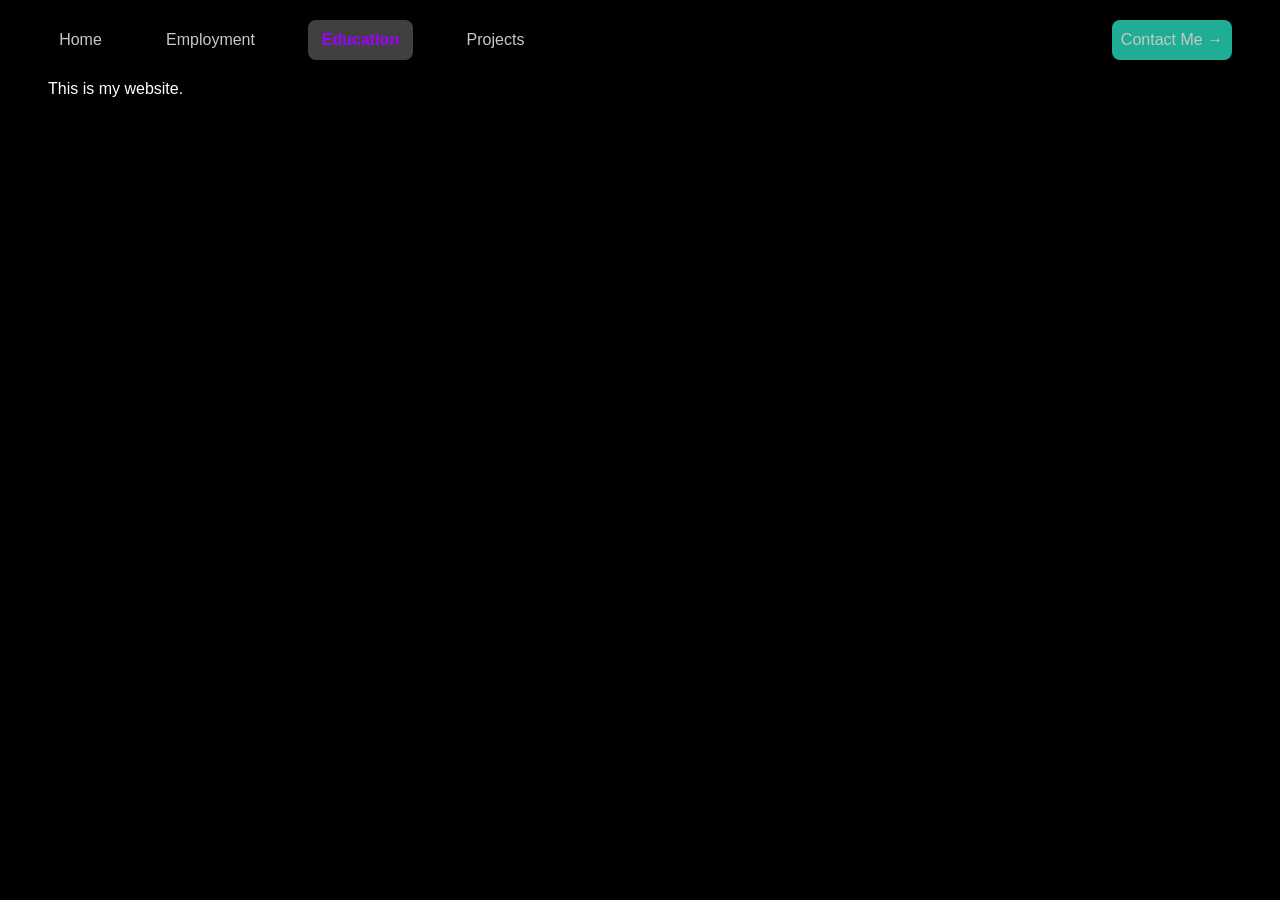
<file: education.html>
<!DOCTYPE html>
<html lang="en">
<head>
    <meta charset="UTF-8">
    <meta name="viewport" content="width=device-width, initial-scale=1.0">
    <title>Fel-lek</title>
    <link rel="stylesheet" href="theme.css">
</head>
<body>
    <div id="taskbar"></div>

    <p>This is my website.</p>

    <script src="taskbar/taskbar.js"></script>
</body>
</html>
</file>
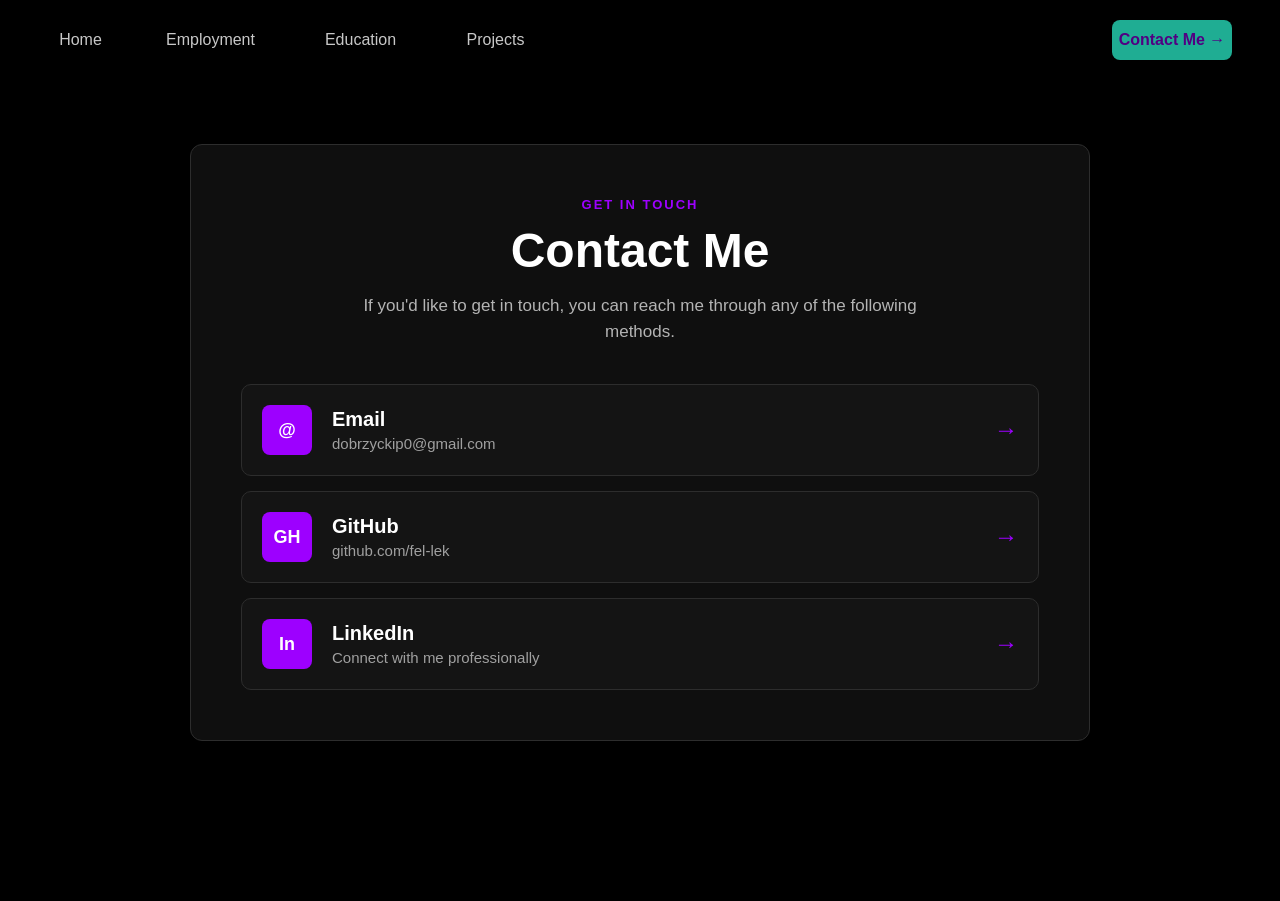
<file: contactme/contact.html>
<!DOCTYPE html>
<html lang="en">

<head>
    <meta charset="UTF-8">
    <meta name="viewport" content="width=device-width, initial-scale=1.0">

    <title>Contact Me - Fel-lek</title>

    <link rel="stylesheet" href="../theme.css">
    <link rel="stylesheet" href="contact.css">
</head>

<body>

    <div id="taskbar"></div>

    <main id="contact-page">

        <section class="contact-card">

            <div class="contact-header">
                <span class="contact-type">GET IN TOUCH</span>

                <h1>Contact Me</h1>

                <p>
                    If you'd like to get in touch, you can reach me through
                    any of the following methods.
                </p>
            </div>

            <div class="contact-options">

                <a class="contact-option" href="mailto:your.email@example.com">

                    <div class="contact-icon">
                        @
                    </div>

                    <div class="contact-content">
                        <h2>Email</h2>
                        <p>dobrzyckip0@gmail.com</p>
                    </div>

                    <span class="contact-arrow">→</span>

                </a>

                <a class="contact-option" href="https://github.com/fel-lek" target="_blank">

                    <div class="contact-icon">
                        GH
                    </div>

                    <div class="contact-content">
                        <h2>GitHub</h2>
                        <p>github.com/fel-lek</p>
                    </div>

                    <span class="contact-arrow">→</span>

                </a>

                <a class="contact-option" href="https://www.linkedin.com/in/piotr-dobrzycki/" target="_blank">

                    <div class="contact-icon">
                        In
                    </div>

                    <div class="contact-content">
                        <h2>LinkedIn</h2>
                        <p>Connect with me professionally</p>
                    </div>

                    <span class="contact-arrow">→</span>

                </a>

            </div>

        </section>

    </main>

    <script src="../taskbar/taskbar.js"></script>

</body>

</html>
</file>
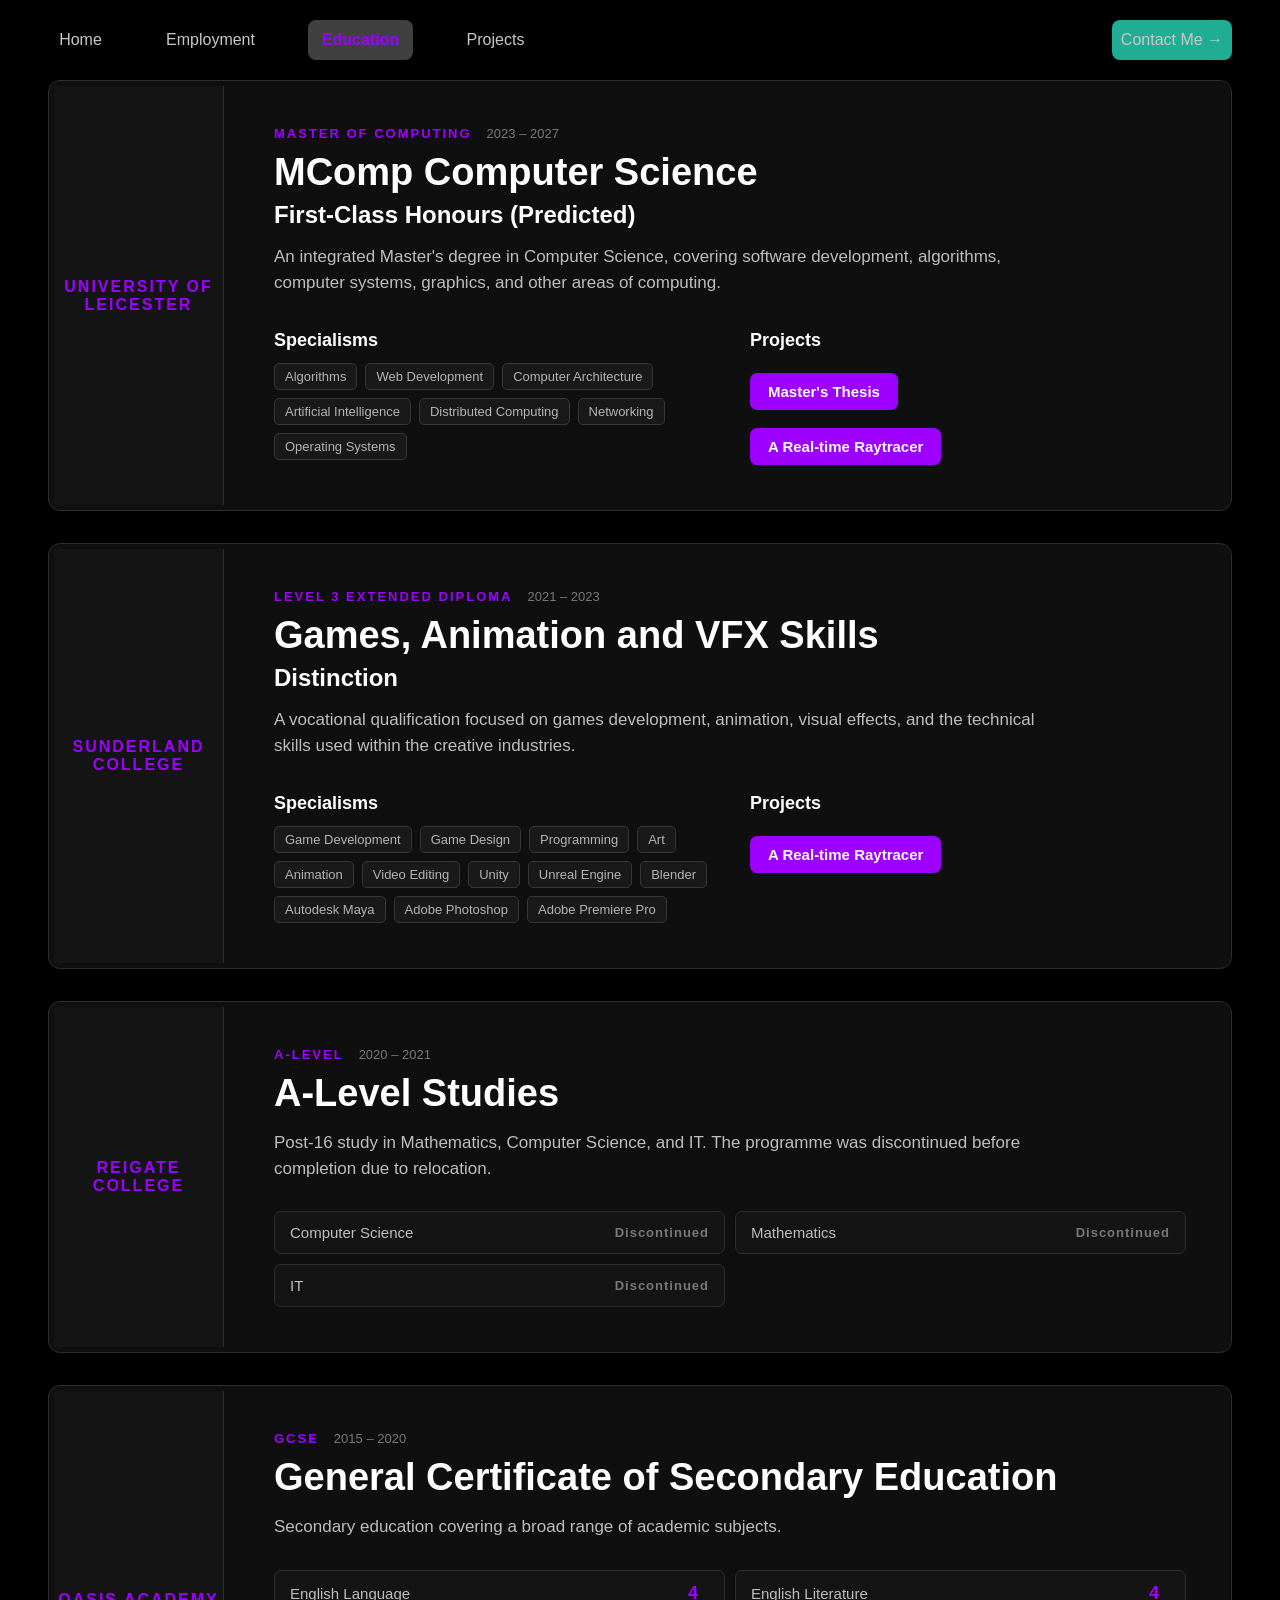
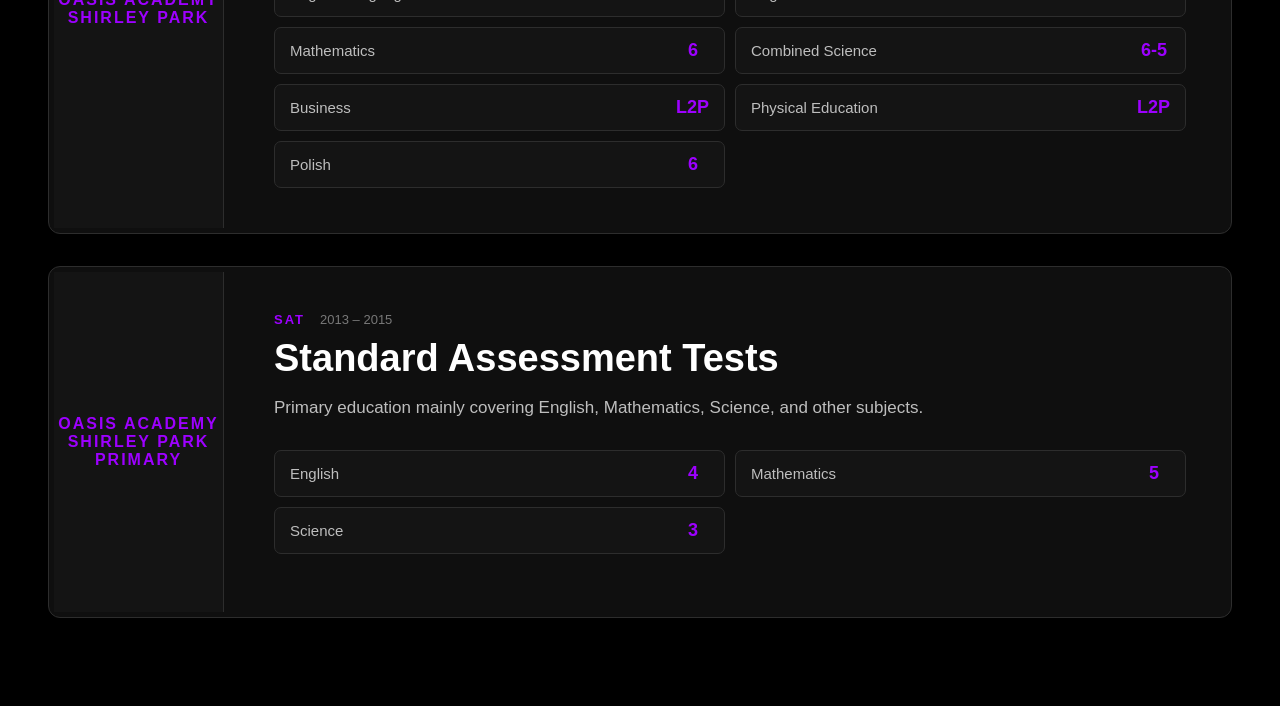
<file: education/education.html>
<!DOCTYPE html>
<html lang="en">

<head>
    <meta charset="UTF-8">
    <meta name="viewport" content="width=device-width, initial-scale=1.0">

    <title>Education - Fel-lek</title>

    <link rel="stylesheet" href="../theme.css">
    <link rel="stylesheet" href="education.css">
</head>

<body>

    <div id="taskbar"></div>

    <main id="education">

        <section class="education-entry">

            <div class="education-year">
                <span>University of Leicester</span>
            </div>

            <div class="education-content">

                <div class="education-meta">
                    <span class="education-type">MASTER OF COMPUTING</span>
                    <span class="education-date">2023 – 2027</span>
                </div>

                <h2>MComp Computer Science</h2>

                <p class="education-grade">
                    First-Class Honours (Predicted)
                </p>

                <p class="education-description">
                    An integrated Master's degree in Computer Science, covering
                    software development, algorithms, computer systems, graphics,
                    and other areas of computing.
                </p>

                <div class="education-details">

                    <div class="education-detail">
                        <h3>Specialisms</h3>

                        <div class="education-tags">
                            <span>Algorithms</span>
                            <span>Web Development</span>
                            <span>Computer Architecture</span>
                            <span>Artificial Intelligence</span>
                            <span>Distributed Computing</span>
                            <span>Networking</span>
                            <span>Operating Systems</span>
                        </div>
                    </div>

                    <div class="education-detail">
                        <h3>Projects</h3>

                        <div class="education-projects">
                            <a href="../projects/raytracer.html">Master's Thesis</a>
                            <a href="../projects/raytracer.html">A Real-time Raytracer</a>
                        </div>
                    </div>

                </div>

            </div>

        </section>

        <section class="education-entry">

            <div class="education-year">
                <span>Sunderland College</span>
            </div>

            <div class="education-content">

                <div class="education-meta">
                    <span class="education-type">LEVEL 3 EXTENDED DIPLOMA</span>
                    <span class="education-date">2021 – 2023</span>
                </div>

                <h2>Games, Animation and VFX Skills</h2>

                <p class="education-grade">
                    Distinction
                </p>

                <p class="education-description">
                    <p class="education-description">
                        A vocational qualification focused on games development, animation,
                        visual effects, and the technical skills used within the creative
                        industries.
                    </p>
                </p>

                <div class="education-details">

                    <div class="education-detail">
                        <h3>Specialisms</h3>

                        <div class="education-tags">
                            <span>Game Development</span>
                            <span>Game Design</span>
                            <span>Programming</span>
                            <span>Art</span>
                            <span>Animation</span>
                            <span>Video Editing</span>
                            <span>Unity</span>
                            <span>Unreal Engine</span>
                            <span>Blender</span>
                            <span>Autodesk Maya</span>
                            <span>Adobe Photoshop</span>
                            <span>Adobe Premiere Pro</span>
                        </div>
                    </div>

                    <div class="education-detail">
                        <h3>Projects</h3>

                        <div class="education-projects">
                            <a href="../projects/raytracer.html">
                                A Real-time Raytracer
                            </a>
                        </div>
                    </div>

                </div>

            </div>

        </section>

        <section class="education-entry">

    <div class="education-year">
        <span>Reigate College</span>
    </div>

    <div class="education-content">

        <div class="education-meta">
            <span class="education-type">A-LEVEL</span>
            <span class="education-date">2020 – 2021</span>
        </div>

        <h2>A-Level Studies</h2>

        <p class="education-description">
            Post-16 study in Mathematics, Computer Science, and IT.
            The programme was discontinued before completion due to relocation.
        </p>

        <div class="education-grades">

            <div class="education-grade-entry">
                <span class="education-grade-subject">Computer Science</span>
                <span class="education-grade-value discontinued">Discontinued</span>
            </div>

            <div class="education-grade-entry">
                <span class="education-grade-subject">Mathematics</span>
                <span class="education-grade-value discontinued">Discontinued</span>
            </div>

            <div class="education-grade-entry">
                <span class="education-grade-subject">IT</span>
                <span class="education-grade-value discontinued">Discontinued</span>
            </div>

        </div>

    </div>

</section>

        <section class="education-entry">

    <div class="education-year">
        <span>Oasis Academy Shirley Park</span>
    </div>

    <div class="education-content">

        <div class="education-meta">
            <span class="education-type">GCSE</span>
            <span class="education-date">2015 – 2020</span>
        </div>

        <h2>General Certificate of Secondary Education</h2>

        <p class="education-description">
            Secondary education covering a broad range of academic subjects.
        </p>

        <div class="education-grades">

            <div class="education-grade-entry">
                <span class="education-grade-subject">English Language</span>
                <span class="education-grade-value">4</span>
            </div>

            <div class="education-grade-entry">
                <span class="education-grade-subject">English Literature</span>
                <span class="education-grade-value">4</span>
            </div>

            <div class="education-grade-entry">
                <span class="education-grade-subject">Mathematics</span>
                <span class="education-grade-value">6</span>
            </div>

            <div class="education-grade-entry">
                <span class="education-grade-subject">Combined Science</span>
                <span class="education-grade-value">6-5</span>
            </div>

            <div class="education-grade-entry">
                <span class="education-grade-subject">Business</span>
                <span class="education-grade-value">L2P</span>
            </div>

            <div class="education-grade-entry">
                <span class="education-grade-subject">Physical Education</span>
                <span class="education-grade-value">L2P</span>
            </div>

            <div class="education-grade-entry">
                <span class="education-grade-subject">Polish</span>
                <span class="education-grade-value">6</span>
            </div>

        </div>

    </div>
</section>

    <section class="education-entry">

    <div class="education-year">
        <span>Oasis Academy Shirley Park Primary</span>
    </div>

    <div class="education-content">

        <div class="education-meta">
            <span class="education-type">SAT</span>
            <span class="education-date">2013 – 2015</span>
        </div>

        <h2>Standard Assessment Tests</h2>

        <p class="education-description">
            Primary education mainly covering English, Mathematics, Science, and other subjects.
        </p>

        <div class="education-grades">

            <div class="education-grade-entry">
                <span class="education-grade-subject">English</span>
                <span class="education-grade-value">4</span>
            </div>

            <div class="education-grade-entry">
                <span class="education-grade-subject">Mathematics</span>
                <span class="education-grade-value">5</span>
            </div>

            <div class="education-grade-entry">
                <span class="education-grade-subject">Science</span>
                <span class="education-grade-value">3</span>
            </div>
        </div>
    </div>
</section>

    </main>

    <script src="../taskbar/taskbar.js"></script>

</body>

</html>
</file>
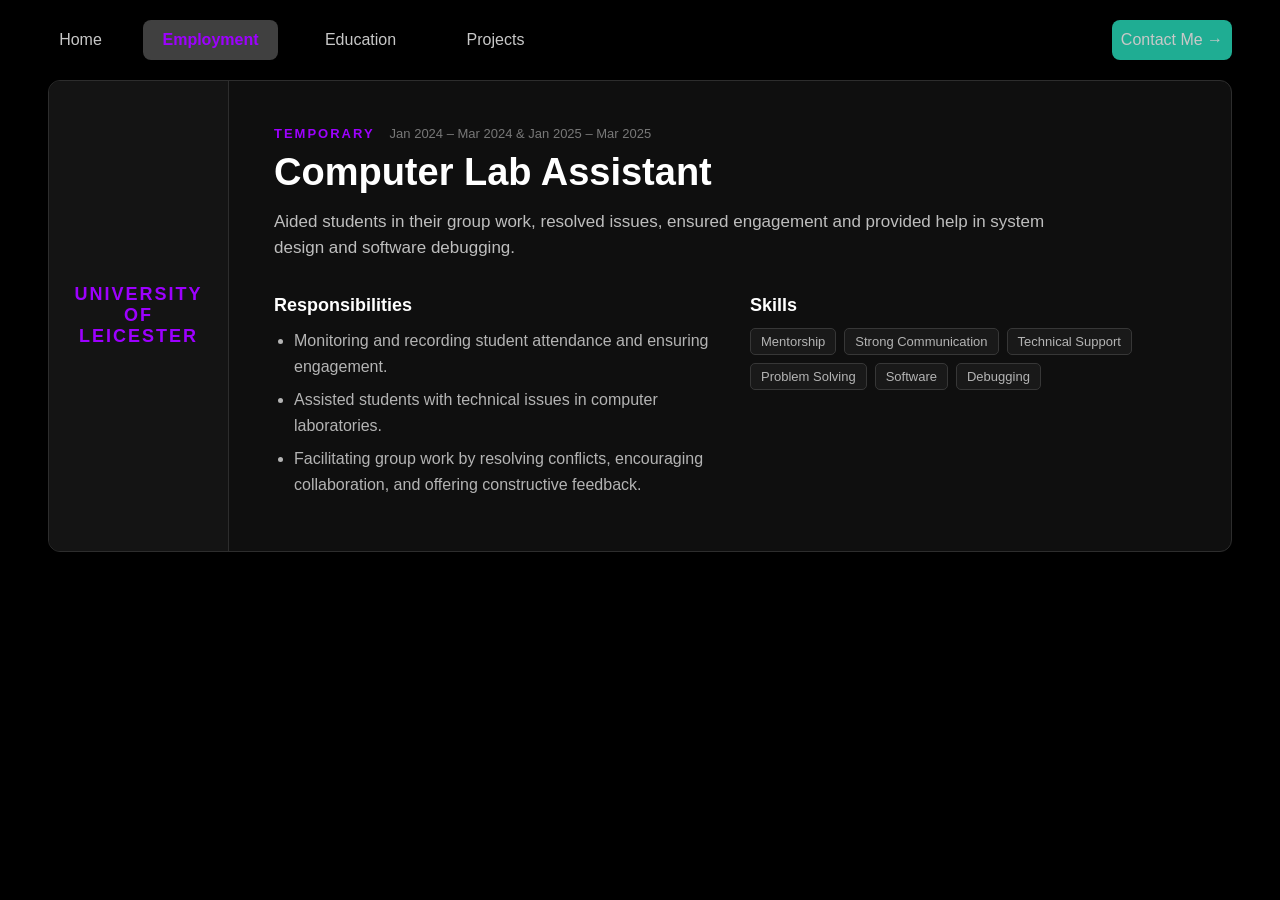
<file: employment/employment.html>
<!DOCTYPE html>
<html lang="en">

<head>
    <meta charset="UTF-8">
    <meta name="viewport" content="width=device-width, initial-scale=1.0">

    <title>Employment - Fel-lek</title>

    <link rel="stylesheet" href="../theme.css">
    <link rel="stylesheet" href="employment.css">
</head>

<body>

    <div id="taskbar"></div>

    <main id="employment">

        <section class="employment-entry">

    <div class="employment-year">
        <span>University of Leicester</span>
    </div>

    <div class="employment-content">

        <div class="employment-meta">
            <span class="employment-type">TEMPORARY</span>
            <span class="employment-date">Jan 2024 – Mar 2024 & Jan 2025 – Mar 2025</span>
        </div>

        <h2>Computer Lab Assistant</h2>

        <p class="employment-description">
            Aided students in their group work, resolved issues, ensured engagement and provided help in system design and software debugging.
        </p>

        <div class="employment-details">

            <div class="employment-detail">
                <h3>Responsibilities</h3>

                <ul class="employment-responsibilities">
                    <li>Monitoring and recording student attendance and ensuring engagement.</li>
                    <li>Assisted students with technical issues in computer laboratories.</li>
                    <li>Facilitating group work by resolving conflicts, encouraging collaboration, and offering constructive feedback.</li>
                </ul>
            </div>

            <div class="employment-detail">
                <h3>Skills</h3>

                <div class="employment-tags">
                    <span>Mentorship</span>
                    <span>Strong Communication</span>
                    <span>Technical Support</span>
                    <span>Problem Solving</span>
                    <span>Software</span>
                    <span>Debugging</span>
                </div>
            </div>

        </div>

    </div>

</section>

    </main>

    <script src="../taskbar/taskbar.js"></script>

</body>

</html>
</file>
<file: theme.css>
body
{
    background-color: black;
    color: white;
    font-family: Arial, Helvetica, sans-serif;

    margin-top: 1rem;
    margin-left: 3rem;
    margin-right: 3rem;
}

a
{
    color: rgb(200, 200, 200);
    text-decoration: none;
    border-radius: 8px;
}

a:hover
{
    color: white;
    font-weight: bold;
}
</file>
<file: contactme/contact.css>
#contact-page
{
    max-width: 900px;

    margin: 5rem auto;
    padding-bottom: 5rem;
}

.contact-card
{
    padding: 50px;

    border: 1px solid rgb(45, 45, 45);
    border-radius: 12px;

    background-color: rgb(15, 15, 15);

    box-shadow: 0 10px 40px rgba(0, 0, 0, 0.3);
}

.contact-header
{
    margin-bottom: 40px;

    text-align: center;
}

.contact-type
{
    color: rgb(157, 0, 255);

    font-size: 13px;
    font-weight: bold;
    letter-spacing: 2px;
}

.contact-header h1
{
    margin: 10px 0 15px;

    color: white;

    font-size: 48px;
}

.contact-header p
{
    max-width: 600px;

    margin: 0 auto;

    color: rgb(180, 180, 180);

    font-size: 17px;
    line-height: 1.5;
}

.contact-options
{
    display: flex;
    flex-direction: column;
    gap: 15px;
}

.contact-option
{
    display: flex;
    align-items: center;

    padding: 20px;

    border: 1px solid rgb(45, 45, 45);
    border-radius: 10px;

    background-color: rgb(20, 20, 20);

    transition:
        transform 0.2s ease,
        border-color 0.2s ease,
        background-color 0.2s ease;
}

.contact-option:hover
{
    transform: translateX(5px);

    border-color: rgb(100, 100, 100);

    background-color: rgb(25, 25, 25);

    color: white;
}

.contact-icon
{
    width: 50px;
    height: 50px;

    display: flex;
    align-items: center;
    justify-content: center;

    margin-right: 20px;

    border-radius: 8px;

    background-color: rgb(157, 0, 255);
    color: white;

    font-size: 18px;
    font-weight: bold;
}

.contact-content
{
    flex: 1;
}

.contact-content h2
{
    margin: 0 0 4px;

    color: white;

    font-size: 20px;
}

.contact-content p
{
    margin: 0;

    color: rgb(160, 160, 160);

    font-size: 15px;
}

.contact-arrow
{
    margin-left: 20px;

    color: rgb(157, 0, 255);

    font-size: 24px;
}

@media (max-width: 800px)
{
    #contact-page
    {
        margin-top: 3rem;
    }

    .contact-card
    {
        padding: 30px;
    }

    .contact-header h1
    {
        font-size: 40px;
    }
}
</file>
<file: education/education.css>
#education
{
    max-width: 1200px;
    margin: 0 auto;
    padding-bottom: 5rem;
    margin-top: 1rem;
}

#education-header
{
    margin-top: 4rem;
    margin-bottom: 3rem;

    text-align: center;
}

#education-header h1
{
    margin: 0;

    font-size: 56px;

    background: linear-gradient(
        90deg,
        rgb(157, 0, 255),
        rgb(0, 200, 255)
    );

    background-clip: text;
    -webkit-background-clip: text;

    color: transparent;
}

#education-header p
{
    max-width: 650px;
    margin: 15px auto 0;

    color: rgb(180, 180, 180);

    font-size: 18px;
}

.education-entry
{
    position: relative;

    display: grid;
    grid-template-columns: 180px 1fr;

    min-height: 350px;

    overflow: hidden;

    border: 1px solid rgb(45, 45, 45);
    border-radius: 12px;

    background-color: rgb(15, 15, 15);

    transition:
        transform 0.2s ease,
        border-color 0.2s ease,
        box-shadow 0.2s ease;
}

.education-entry:hover
{
    transform: translateY(-5px);

    border-color: rgb(100, 100, 100);

    box-shadow: 0 10px 40px rgba(0, 0, 0, 0.5);
}

.education-year
{
    display: flex;
    align-items: center;
    justify-content: center;

    text-align: center;

    border-right: 1px solid rgb(45, 45, 45);

    background-color: rgb(20, 20, 20);

    color: rgb(157, 0, 255);

    font-size: 16px;
    font-weight: bold;
    letter-spacing: 2px;
    text-transform: uppercase;
    margin: 5px;
}

.education-content
{
    padding: 45px;
}

.education-meta
{
    display: flex;
    align-items: center;
    gap: 15px;

    margin-bottom: 10px;
}

.education-type
{
    color: rgb(157, 0, 255);

    font-size: 13px;
    font-weight: bold;
    letter-spacing: 2px;
}

.education-date
{
    color: rgb(120, 120, 120);

    font-size: 13px;
}

.education-content h2
{
    margin: 0 0 15px;

    color: white;

    font-size: 38px;
}

.education-description
{
    max-width: 800px;

    margin: 0;

    color: rgb(190, 190, 190);

    font-size: 17px;
    line-height: 1.5;
}

.education-details
{
    display: grid;
    grid-template-columns: 1fr 1fr;
    gap: 40px;

    margin-top: 35px;
}

.education-detail h3
{
    margin: 0 0 12px;

    color: white;

    font-size: 18px;
}

.education-detail p
{
    margin: 0;

    color: rgb(180, 180, 180);

    font-size: 16px;
    line-height: 1.5;
}

.education-detail strong
{
    color: white;
}

.education-tags
{
    display: flex;
    flex-wrap: wrap;
    gap: 8px;
}

.education-tags span
{
    padding: 5px 10px;

    border: 1px solid rgb(55, 55, 55);
    border-radius: 5px;

    background-color: rgb(25, 25, 25);
    color: rgb(180, 180, 180);

    font-size: 13px;
}

.education-projects
{
    display: flex;
    flex-direction: column;
    gap: 8px;
}

.education-projects a
{
    width: fit-content;

    margin-top: 10px;
    padding: 10px 18px;

    border-radius: 7px;

    background-color: rgb(157, 0, 255);
    color: white;

    font-size: 15px;
    font-weight: bold;

    transition:
        background-color 0.2s ease,
        transform 0.2s ease;
}

.education-projects a:hover
{
    color: white;
}

.education-grade
{
    margin: -8px 0 15px;

    color: white;

    font-size: 24px;
    font-weight: bold;
}

.education-grades
{
    display: grid;
    grid-template-columns: repeat(2, 1fr);
    gap: 10px;

    margin-top: 30px;
}

.education-grade-entry
{
    display: flex;
    align-items: center;
    justify-content: space-between;

    padding: 12px 15px;

    border: 1px solid rgb(45, 45, 45);
    border-radius: 7px;

    background-color: rgb(20, 20, 20);
}

.education-grade-subject
{
    color: rgb(190, 190, 190);

    font-size: 15px;
}

.education-grade-value
{
    min-width: 32px;

    text-align: center;

    color: rgb(157, 0, 255);

    font-size: 18px;
    font-weight: bold;
}

@media (max-width: 800px)
{
    .education-grades
    {
        grid-template-columns: 1fr;
    }
}

.education-entry:not(:last-child)
{
    margin-bottom: 2rem;
}

.education-grade-value.discontinued
{
    color: rgb(120, 120, 120);

    font-size: 13px;
    letter-spacing: 1px;
}

@media (max-width: 800px)
{
    .education-entry
    {
        grid-template-columns: 1fr;
    }

    .education-year
    {
        min-height: 70px;

        border-right: none;
        border-bottom: 1px solid rgb(45, 45, 45);
    }

    .education-content
    {
        padding: 30px;
    }

    .education-details
    {
        grid-template-columns: 1fr;
        gap: 25px;
    }

    #education-header h1
    {
        font-size: 44px;
    }
}
</file>
<file: employment/employment.css>
#employment
{
    max-width: 1200px;
    margin: 0 auto;
    padding-bottom: 5rem;
    margin-top: 1rem;
}

.employment-entry
{
    position: relative;

    display: grid;
    grid-template-columns: 180px 1fr;

    min-height: 350px;
    margin-bottom: 40px;

    overflow: hidden;

    border: 1px solid rgb(45, 45, 45);
    border-radius: 12px;

    background-color: rgb(15, 15, 15);

    transition:
        transform 0.2s ease,
        border-color 0.2s ease,
        box-shadow 0.2s ease;
}

.employment-entry:hover
{
    transform: translateY(-5px);

    border-color: rgb(100, 100, 100);

    box-shadow: 0 10px 40px rgba(0, 0, 0, 0.5);
}

.employment-year
{
    display: flex;
    align-items: center;
    justify-content: center;

    padding: 20px;

    text-align: center;

    border-right: 1px solid rgb(45, 45, 45);

    background-color: rgb(20, 20, 20);

    color: rgb(157, 0, 255);

    font-size: 18px;
    font-weight: bold;
    letter-spacing: 2px;
    text-transform: uppercase;
}

.employment-content
{
    padding: 45px;
}

.employment-meta
{
    display: flex;
    align-items: center;
    gap: 15px;

    margin-bottom: 10px;
}

.employment-type
{
    color: rgb(157, 0, 255);

    font-size: 13px;
    font-weight: bold;
    letter-spacing: 2px;
}

.employment-date
{
    color: rgb(120, 120, 120);

    font-size: 13px;
}

.employment-content h2
{
    margin: 0 0 15px;

    color: white;

    font-size: 38px;
}

.employment-description
{
    max-width: 800px;

    margin: 0;

    color: rgb(190, 190, 190);

    font-size: 17px;
    line-height: 1.5;
}

.employment-details
{
    display: grid;
    grid-template-columns: 1fr 1fr;
    gap: 40px;

    margin-top: 35px;
}

.employment-detail h3
{
    margin: 0 0 12px;

    color: white;

    font-size: 18px;
}

.employment-tags
{
    display: flex;
    flex-wrap: wrap;
    gap: 8px;
}

.employment-tags span
{
    padding: 5px 10px;

    border: 1px solid rgb(55, 55, 55);
    border-radius: 5px;

    background-color: rgb(25, 25, 25);
    color: rgb(180, 180, 180);

    font-size: 13px;
}

.employment-responsibilities
{
    margin: 0;
    padding-left: 20px;

    color: rgb(180, 180, 180);

    font-size: 16px;
    line-height: 1.6;
}

.employment-responsibilities li
{
    margin-bottom: 8px;
}

@media (max-width: 800px)
{
    .employment-entry
    {
        grid-template-columns: 1fr;
    }

    .employment-year
    {
        min-height: 70px;

        border-right: none;
        border-bottom: 1px solid rgb(45, 45, 45);
    }

    .employment-content
    {
        padding: 30px;
    }

    .employment-details
    {
        grid-template-columns: 1fr;
        gap: 25px;
    }
}
</file>
